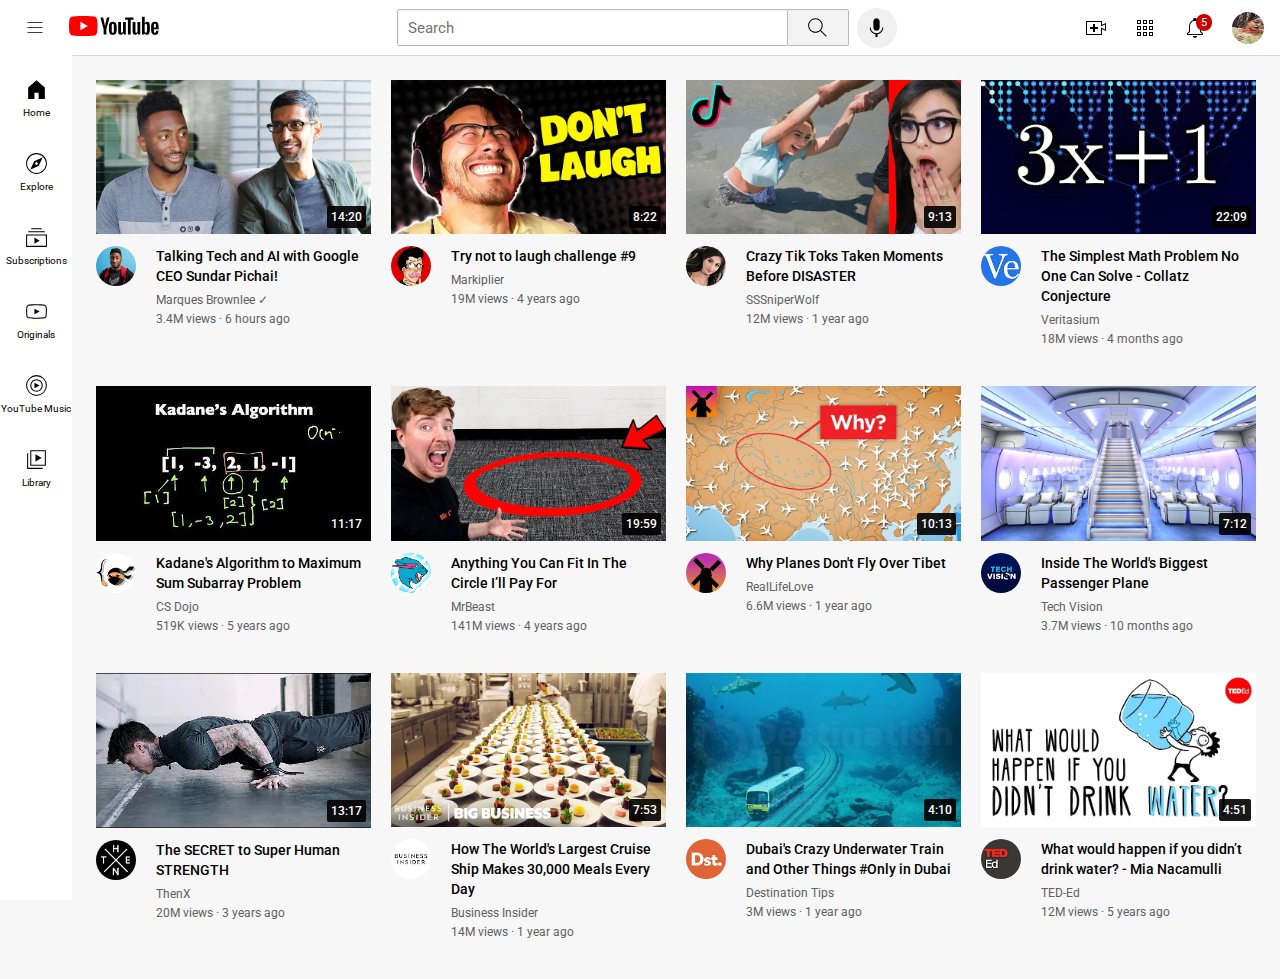
<file: index.html>
<!DOCTYPE html>
<html>
    <head>
        <title>YouTube.com</title>
        <link rel="preconnect" href="https://fonts.googleapis.com">
        <link rel="preconnect" href="https://fonts.gstatic.com" crossorigin>
        <link href="https://fonts.googleapis.com/css2?family=Roboto:wght@400;500;700&display=swap" rel="stylesheet">
        <meta name="viewport" content="width=device-width, initial-scale=1.0">
        
        <link rel="stylesheet" href="styles/general.css">
        <link rel="stylesheet" href="styles/header.css">
        <link rel="stylesheet" href="styles/video.css">
        <link rel="stylesheet" href="styles/sidebar.css">

    </head>
    <body>
        <header class="header">
            <div class="left-section"> 
                <img class="hamburger-menu" src="icons/hamburger-menu.svg">
                <a href="https://www.youtube.com/">
                    <img class="youtube-logo" src="icons/youtube-logo.svg">
                </a>    
            </div>
            <div class="middle-section">
                <input class="search-bar" type="text" placeholder="Search">
                <button class="search-button">
                    <img class="search-icon" src="icons/search.svg">
                    <div class="tooltip">Search</div>
                </button>
                <button class="voice-search-button"> 
                    <img class="voice-search-icon" src="icons/voice-search-icon.svg">
                    <div class="tooltip">Search with your voice</div>
                </button>
            </div>
            <div class="right-section">
                <div class="upload-icon-container">
                    <img class="upload-icon" src="icons/upload.svg">
                    <div class="tooltip">Create</div>
                </div>
                <div class="youtube-apps-icon-container">
                    <img class="youtube-apps-icon" src="icons/youtube-apps.svg">
                    <div class="tooltip">YouTube Apps</div>
                </div>
                <div class="notifications-icon-container">
                    <img class="notifications-icon" src="icons/notifications.svg">
                    <div class="notifications-count">5</div>
                    <div class="tooltip">Notifications</div>
                </div>
                <img class="my-channel-icon" src="icons/WhatsApp Image 2022-10-25 at 23.59.51.jpeg">
            </div>
        </header>

        <nav class="sidebar">
            <div class="sidebar-link">
                <img class="home-icon" src="icons/home.svg">
                <div>Home</div>
            </div>
            <div class="sidebar-link">
                <img class="explore-icon" src="icons/explore.svg">
                <div>Explore</div>
            </div>
            <div class="sidebar-link">
                <img class="subscription-icon" src="icons/subscriptions.svg">
                <div>Subscriptions</div>
            </div>
            <div class="sidebar-link">
                <img class="originals-icon" src="icons/originals.svg">
                <div>Originals</div>
            </div>
            <div class="sidebar-link">
                <img class="yt-music-icon" src="icons/youtube-music.svg">
                <div>YouTube Music</div>
            </div>
            <div class="sidebar-link">
                <img class="library-icon" src="icons/library.svg">
                <div>Library</div>
            </div>
        </nav>

        <main>
            <section class="video-grid">
                <div class="video-preview">
                    <div class="thumbnail-row">
                        <a href="https://youtu.be/n2RNcPRtAiY">
                            <img class="thumbnail" src="thumbnails/thumbnail-1.webp">
                        </a>
                        <div class="video-time">14:20</div>
                    </div>
                    <div class="video-info-grid">
                        <div class="channel-picture">
                            <a href="https://www.youtube.com/c/mkbhd">
                                <img class="channel" src="thumbnails/channel-1.jpeg">
                            </a>
                        </div>
                        <div class="video-info">
                            <p class="video-title">
                                <a style="text-decoration: none;
                                color: black;" href="https://youtu.be/n2RNcPRtAiY">
                                    Talking Tech and AI with Google CEO Sundar Pichai!
                                </a> 
                            <p class="host-title">
                                <a style="text-decoration: none;
                                color: rgb(96,96,96);" href="https://www.youtube.com/c/mkbhd">
                                    Marques Brownlee &#10003;
                                </a>
                            </p> 
                            <p class="view-title">
                                3.4M views &#183; 6 hours ago
                            </p>
                        </div>
                    </div>    
                </div>
                <div class="video-preview">
                    <div class="thumbnail-row">
                        <a href="https://youtu.be/mP0RAo9SKZk">
                            <img class="thumbnail" src="thumbnails/thumbnail-2.webp">
                        </a>        
                        <div class="video-time">8:22</div>            
                    </div>
                    <div class="video-info-grid">
                        <div class="channel-picture">
                            <a href="https://www.youtube.com/c/markiplier">
                                <img class="channel" src="thumbnails/channel-2.jpeg">
                            </a>
                        </div>
                        <div>
                            <p class="video-title">
                                <a style="text-decoration: none;
                                color: black;" href="https://youtu.be/mP0RAo9SKZk">
                                    Try not to laugh challenge #9
                                </a>    
                            <p class="host-title">
                                <a style="text-decoration: none;
                                color: rgb(96,96,96);" href="https://www.youtube.com/c/markiplier">
                                    Markiplier
                                </a>
                            </p> 
                            <p class="view-title">
                                19M views &#183; 4 years ago
                            </p>
                        </div>
                    </div>    
                </div>
                <div class="video-preview">
                    <div class="thumbnail-row">
                        <a href="https://youtu.be/FgjPQQeTh1w">
                            <img class="thumbnail" src="thumbnails/thumbnail-3.webp">
                        </a>
                        <div class="video-time">9:13</div>
                    </div>
                    <div class="video-info-grid">
                        <div class="channel-picture">
                            <a href="https://www.youtube.com/user/SSSniperWolf">
                                <img class="channel" src="thumbnails/channel-3.jpeg">
                            </a>
                        </div>
                        <div>
                            <p class="video-title">
                                <a style="text-decoration: none;
                                color: black;" href="https://youtu.be/FgjPQQeTh1w">
                                    Crazy Tik Toks Taken Moments Before DISASTER
                                </a>
                            <p class="host-title">
                                <a style="text-decoration: none;
                                color: rgb(96,96,96);" href="https://www.youtube.com/user/SSSniperWolf">
                                    SSSniperWolf
                                </a>
                            </p> 
                            <p class="view-title">
                                12M views &#183; 1 year ago
                            </p>
                        </div>
                    </div>    
                </div>
                <div class="video-preview">
                    <div class="thumbnail-row">
                        <a href="https://youtu.be/094y1Z2wpJg">
                            <img class="thumbnail" src="thumbnails/thumbnail-4.webp">
                        </a>
                        <div class="video-time">22:09</div>
                    </div>
                    <div class="video-info-grid">
                        <div class="channel-picture">
                            <a href="https://www.youtube.com/c/veritasium">
                                <img class="channel" src="thumbnails/channel-4.jpeg">
                            </a>
                        </div>
                        <div>
                            <p class="video-title">                        
                                <a style="text-decoration: none;
                                color: black;" href="https://youtu.be/094y1Z2wpJg">
                                    The Simplest Math Problem No One Can Solve - Collatz Conjecture
                                </a>
                            <p class="host-title">
                                <a style="text-decoration: none;
                                color: rgb(96,96,96);" href="https://www.youtube.com/c/veritasium">
                                    Veritasium
                                </a>
                            </p> 
                            <p class="view-title">
                                18M views &#183; 4 months ago
                            </p>
                        </div>
                    </div>    
                </div>
                <div class="video-preview">
                    <div class="thumbnail-row">
                        <a href="https://youtu.be/86CQq3pKSUw">
                            <img class="thumbnail" src="thumbnails/thumbnail-5.webp">
                        </a>
                        <div class="video-time">11:17</div>
                    </div>
                    <div class="video-info-grid">
                        <div class="channel-picture">
                            <a href="https://www.youtube.com/c/CSDojo">
                                <img class="channel" src="thumbnails/channel-5.jpeg">
                            </a>
                        </div>
                        <div class="video-info">
                            <p class="video-title">
                                <a style="text-decoration: none;
                                color: black;" href="https://youtu.be/86CQq3pKSUw">
                                    Kadane's Algorithm to Maximum Sum Subarray Problem
                                </a>
                            <p class="host-title">
                                <a style="text-decoration: none;
                                color: rgb(96,96,96);" href="https://www.youtube.com/c/CSDojo">
                                    CS Dojo
                                </a>
                            </p> 
                            <p class="view-title">
                                519K views &#183; 5 years ago
                            </p>
                        </div>
                    </div>    
                </div>
                <div class="video-preview">
                    <div class="thumbnail-row">
                        <a href="https://youtu.be/yXWw0_UfSFg">
                            <img class="thumbnail" src="thumbnails/thumbnail-6.webp">
                        </a>
                        <div class="video-time">19:59</div>
                    </div>
                    <div class="video-info-grid">
                        <div class="channel-picture">
                            <a href="https://www.youtube.com/channel/UCX6OQ3DkcsbYNE6H8uQQuVA">
                                <img class="channel" src="thumbnails/channel-6.jpeg">
                            </a>
                        </div>
                        <div>
                            <p class="video-title">
                                <a style="text-decoration: none;
                                color: black;" href="https://youtu.be/yXWw0_UfSFg">
                                    Anything You Can Fit In The Circle I’ll Pay For
                                </a>
                            <p class="host-title"> 
                                <a style="text-decoration: none;
                                color: rgb(96,96,96);" href="https://www.youtube.com/channel/UCX6OQ3DkcsbYNE6H8uQQuVA">
                                    MrBeast
                                </a>
                            </p> 
                            <p class="view-title">
                                141M views &#183; 4 years ago
                            </p>
                        </div>
                    </div>    
                </div>
                <div class="video-preview">
                    <div class="thumbnail-row">
                        <a href="https://youtu.be/fNVa1qMbF9Y">
                            <img class="thumbnail" src="thumbnails/thumbnail-7.webp">
                        </a>
                        <div class="video-time">10:13</div>
                    </div>
                    <div class="video-info-grid">
                        <div class="channel-picture">
                            <a href="https://www.youtube.com/channel/UCP5tjEmvPItGyLhmjdwP7Ww">
                                <img class="channel" src="thumbnails/channel-7.jpeg">
                            </a>
                        </div>
                        <div>
                            <p class="video-title">
                                <a style="text-decoration: none;
                                color: black;" href="https://youtu.be/fNVa1qMbF9Y">
                                    Why Planes Don't Fly Over Tibet
                                </a>
                            <p class="host-title">
                                <a style="text-decoration: none;
                                color: rgb(96,96,96);" href="https://www.youtube.com/channel/UCP5tjEmvPItGyLhmjdwP7Ww">
                                    RealLifeLove
                                </a>
                            </p> 
                            <p class="view-title">
                                6.6M views &#183; 1 year ago
                            </p>
                        </div>
                    </div>    
                </div>
                <div class="video-preview">
                    <div class="thumbnail-row">
                        <a href="https://youtu.be/lFm4EM1juls">
                            <img class="thumbnail" src="thumbnails/thumbnail-8.webp">
                        </a>
                        <div class="video-time">7:12</div>
                    </div>
                    <div class="video-info-grid">
                        <div class="channel-picture">
                            <a href="https://www.youtube.com/channel/UCHAK6CyegY22Zj2GWrcaIxg">
                                <img class="channel" src="thumbnails/channel-8.jpeg">
                            </a>
                        </div>
                        <div>
                            <p class="video-title">                        
                                <a style="text-decoration: none;
                                color: black;" href="https://youtu.be/lFm4EM1juls">
                                    Inside The World's Biggest Passenger Plane
                                </a>
                            <p class="host-title">
                                <a style="text-decoration: none;
                                color: rgb(96,96,96);" href="https://www.youtube.com/channel/UCHAK6CyegY22Zj2GWrcaIxg">
                                    Tech Vision
                                </a>
                            </p> 
                            <p class="view-title">
                                3.7M views &#183; 10 months ago
                            </p>
                        </div>
                    </div>    
                </div>
                <div class="video-preview">
                    <div class="thumbnail-row">
                        <a href="https://youtu.be/ixmxOlcrlUc">
                            <img class="thumbnail" src="thumbnails/thumbnail-9.webp">
                        </a>
                        <div class="video-time">13:17</div>
                    </div>
                    <div class="video-info-grid">
                        <div class="channel-picture">
                            <a href="https://www.youtube.com/c/OFFICIALTHENXSTUDIOS">
                                <img class="channel" src="thumbnails/channel-9.jpeg">
                            </a>
                        </div>
                        <div class="video-info">
                            <p class="video-title">
                                <a style="text-decoration: none;
                                color: black;" href="https://youtu.be/ixmxOlcrlUc">
                                    The SECRET to Super Human STRENGTH
                                </a>
                            <p class="host-title">
                                <a style="text-decoration: none;
                                color: rgb(96,96,96);" href="https://www.youtube.com/c/OFFICIALTHENXSTUDIOS">
                                    ThenX
                                </a>
                            </p> 
                            <p class="view-title">
                                20M views &#183; 3 years ago
                            </p>
                        </div>
                    </div>    
                </div>
                <div class="video-preview">
                    <div class="thumbnail-row">
                        <a href="https://youtu.be/R2vXbFp5C9o">
                            <img class="thumbnail" src="thumbnails/thumbnail-10.webp">
                        </a>
                        <div class="video-time">7:53</div>
                    </div>
                    <div class="video-info-grid">
                        <div class="channel-picture">
                            <a href="https://www.youtube.com/user/businessinsider">
                                <img class="channel" src="thumbnails/channel-10.jpeg">
                            </a>
                        </div>
                        <div>
                            <p class="video-title">
                                <a style="text-decoration: none;
                                color: black;" href="https://youtu.be/R2vXbFp5C9o">
                                    How The World's Largest Cruise Ship Makes 30,000 Meals Every Day
                                </a>
                            <p class="host-title"> 
                                <a style="text-decoration: none;
                                color: rgb(96,96,96);" href="https://www.youtube.com/user/businessinsider">
                                    Business Insider
                                </a>
                            </p> 
                            <p class="view-title">
                                14M views &#183; 1 year ago
                            </p>
                        </div>
                    </div>    
                </div>
                <div class="video-preview">
                    <div class="thumbnail-row">
                        <a href="https://youtu.be/0nZuYyXET3s">
                            <img class="thumbnail" src="thumbnails/thumbnail-11.webp">
                        </a>
                        <div class="video-time">4:10</div>
                    </div>
                    <div class="video-info-grid">
                        <div class="channel-picture">
                            <a href="https://www.youtube.com/c/Destinationtips">
                                <img class="channel" src="thumbnails/channel-11.jpeg">
                            </a>
                        </div>
                        <div>
                            <p class="video-title">
                                <a style="text-decoration: none;
                                color: black;" href="https://youtu.be/0nZuYyXET3s">
                                    Dubai's Crazy Underwater Train and Other Things #Only in Dubai
                                </a>
                            <p class="host-title">
                                <a style="text-decoration: none;
                                color: rgb(96,96,96);" href="https://www.youtube.com/c/Destinationtips">
                                    Destination Tips
                                </a>
                            </p> 
                            <p class="view-title">
                                3M views &#183; 1 year ago
                            </p>
                        </div>
                    </div>    
                </div>
                <div class="video-preview">
                    <div class="thumbnail-row">
                        <a href="https://youtu.be/9iMGFqMmUFs">
                            <img class="thumbnail" src="thumbnails/thumbnail-12.webp">
                        </a>
                        <div class="video-time">4:51</div>
                    </div>
                    <div class="video-info-grid">
                        <div class="channel-picture">
                            <a href="https://www.youtube.com/teded">
                                <img class="channel" src="thumbnails/channel-12.jpeg">
                            </a>
                        </div>
                        <div>
                            <p class="video-title">
                                <a style="text-decoration: none;
                                color: black;" href="https://youtu.be/9iMGFqMmUFs">                        
                                    What would happen if you didn’t drink water? - Mia Nacamulli
                                </a>
                            <p class="host-title">
                                <a style="text-decoration: none;
                                color: rgb(96,96,96);" href="https://www.youtube.com/teded">
                                    TED-Ed
                                </a>
                            </p> 
                            <p class="view-title">
                                12M views &#183; 5 years ago
                            </p>
                        </div>
                    </div>    
                </div>            
            <section>
        </main>
    </body>     
</html>
</file>
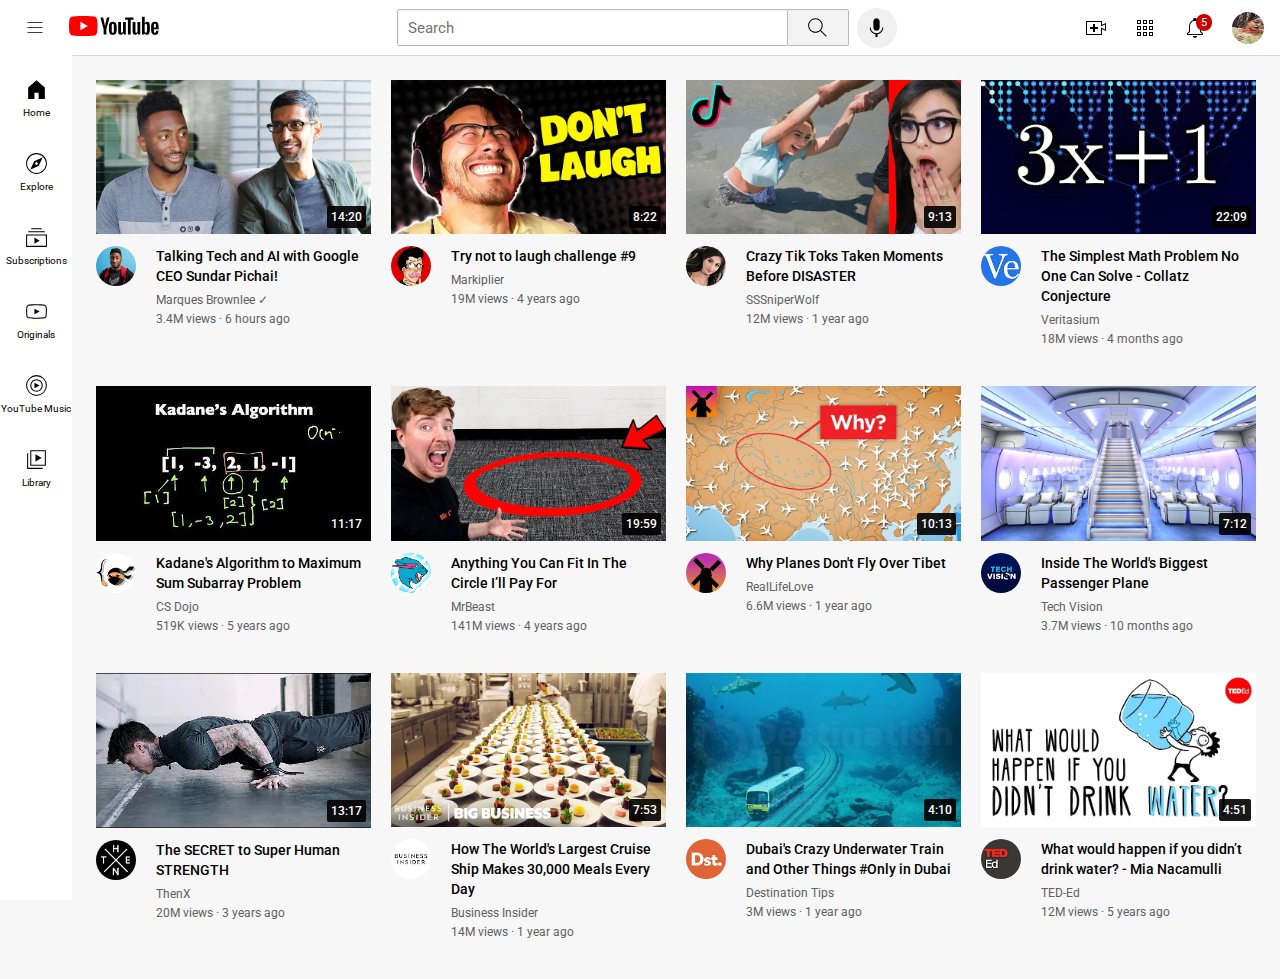
<file: youtube.html>
<!DOCTYPE html>
<html>
    <head>
        <title>YouTube.com</title>
        <link rel="preconnect" href="https://fonts.googleapis.com">
        <link rel="preconnect" href="https://fonts.gstatic.com" crossorigin>
        <link href="https://fonts.googleapis.com/css2?family=Roboto:wght@400;500;700&display=swap" rel="stylesheet">
        
        <link rel="stylesheet" href="styles/general.css">
        <link rel="stylesheet" href="styles/header.css">
        <link rel="stylesheet" href="styles/video.css">
        <link rel="stylesheet" href="styles/sidebar.css">

    </head>
    <body>
        <header class="header">
            <div class="left-section"> 
                <img class="hamburger-menu" src="icons/hamburger-menu.svg">
                <a href="https://www.youtube.com/">
                    <img class="youtube-logo" src="icons/youtube-logo.svg">
                </a>    
            </div>
            <div class="middle-section">
                <input class="search-bar" type="text" placeholder="Search">
                <button class="search-button">
                    <img class="search-icon" src="icons/search.svg">
                    <div class="tooltip">Search</div>
                </button>
                <button class="voice-search-button"> 
                    <img class="voice-search-icon" src="icons/voice-search-icon.svg">
                    <div class="tooltip">Search with your voice</div>
                </button>
            </div>
            <div class="right-section">
                <div class="upload-icon-container">
                    <img class="upload-icon" src="icons/upload.svg">
                    <div class="tooltip">Create</div>
                </div>
                <div class="youtube-apps-icon-container">
                    <img class="youtube-apps-icon" src="icons/youtube-apps.svg">
                    <div class="tooltip">YouTube Apps</div>
                </div>
                <div class="notifications-icon-container">
                    <img class="notifications-icon" src="icons/notifications.svg">
                    <div class="notifications-count">5</div>
                    <div class="tooltip">Notifications</div>
                </div>
                <img class="my-channel-icon" src="icons/WhatsApp Image 2022-10-25 at 23.59.51.jpeg">
            </div>
        </header>

        <nav class="sidebar">
            <div class="sidebar-link">
                <img class="home-icon" src="icons/home.svg">
                <div>Home</div>
            </div>
            <div class="sidebar-link">
                <img class="explore-icon" src="icons/explore.svg">
                <div>Explore</div>
            </div>
            <div class="sidebar-link">
                <img class="subscription-icon" src="icons/subscriptions.svg">
                <div>Subscriptions</div>
            </div>
            <div class="sidebar-link">
                <img class="originals-icon" src="icons/originals.svg">
                <div>Originals</div>
            </div>
            <div class="sidebar-link">
                <img class="yt-music-icon" src="icons/youtube-music.svg">
                <div>YouTube Music</div>
            </div>
            <div class="sidebar-link">
                <img class="library-icon" src="icons/library.svg">
                <div>Library</div>
            </div>
        </nav>

        <main>
            <section class="video-grid">
                <div class="video-preview">
                    <div class="thumbnail-row">
                        <a href="https://youtu.be/n2RNcPRtAiY">
                            <img class="thumbnail" src="thumbnails/thumbnail-1.webp">
                        </a>
                        <div class="video-time">14:20</div>
                    </div>
                    <div class="video-info-grid">
                        <div class="channel-picture">
                            <a href="https://www.youtube.com/c/mkbhd">
                                <img class="channel" src="thumbnails/channel-1.jpeg">
                            </a>
                        </div>
                        <div class="video-info">
                            <p class="video-title">
                                <a style="text-decoration: none;
                                color: black;" href="https://youtu.be/n2RNcPRtAiY">
                                    Talking Tech and AI with Google CEO Sundar Pichai!
                                </a> 
                            <p class="host-title">
                                <a style="text-decoration: none;
                                color: rgb(96,96,96);" href="https://www.youtube.com/c/mkbhd">
                                    Marques Brownlee &#10003;
                                </a>
                            </p> 
                            <p class="view-title">
                                3.4M views &#183; 6 hours ago
                            </p>
                        </div>
                    </div>    
                </div>
                <div class="video-preview">
                    <div class="thumbnail-row">
                        <a href="https://youtu.be/mP0RAo9SKZk">
                            <img class="thumbnail" src="thumbnails/thumbnail-2.webp">
                        </a>        
                        <div class="video-time">8:22</div>            
                    </div>
                    <div class="video-info-grid">
                        <div class="channel-picture">
                            <a href="https://www.youtube.com/c/markiplier">
                                <img class="channel" src="thumbnails/channel-2.jpeg">
                            </a>
                        </div>
                        <div>
                            <p class="video-title">
                                <a style="text-decoration: none;
                                color: black;" href="https://youtu.be/mP0RAo9SKZk">
                                    Try not to laugh challenge #9
                                </a>    
                            <p class="host-title">
                                <a style="text-decoration: none;
                                color: rgb(96,96,96);" href="https://www.youtube.com/c/markiplier">
                                    Markiplier
                                </a>
                            </p> 
                            <p class="view-title">
                                19M views &#183; 4 years ago
                            </p>
                        </div>
                    </div>    
                </div>
                <div class="video-preview">
                    <div class="thumbnail-row">
                        <a href="https://youtu.be/FgjPQQeTh1w">
                            <img class="thumbnail" src="thumbnails/thumbnail-3.webp">
                        </a>
                        <div class="video-time">9:13</div>
                    </div>
                    <div class="video-info-grid">
                        <div class="channel-picture">
                            <a href="https://www.youtube.com/user/SSSniperWolf">
                                <img class="channel" src="thumbnails/channel-3.jpeg">
                            </a>
                        </div>
                        <div>
                            <p class="video-title">
                                <a style="text-decoration: none;
                                color: black;" href="https://youtu.be/FgjPQQeTh1w">
                                    Crazy Tik Toks Taken Moments Before DISASTER
                                </a>
                            <p class="host-title">
                                <a style="text-decoration: none;
                                color: rgb(96,96,96);" href="https://www.youtube.com/user/SSSniperWolf">
                                    SSSniperWolf
                                </a>
                            </p> 
                            <p class="view-title">
                                12M views &#183; 1 year ago
                            </p>
                        </div>
                    </div>    
                </div>
                <div class="video-preview">
                    <div class="thumbnail-row">
                        <a href="https://youtu.be/094y1Z2wpJg">
                            <img class="thumbnail" src="thumbnails/thumbnail-4.webp">
                        </a>
                        <div class="video-time">22:09</div>
                    </div>
                    <div class="video-info-grid">
                        <div class="channel-picture">
                            <a href="https://www.youtube.com/c/veritasium">
                                <img class="channel" src="thumbnails/channel-4.jpeg">
                            </a>
                        </div>
                        <div>
                            <p class="video-title">                        
                                <a style="text-decoration: none;
                                color: black;" href="https://youtu.be/094y1Z2wpJg">
                                    The Simplest Math Problem No One Can Solve - Collatz Conjecture
                                </a>
                            <p class="host-title">
                                <a style="text-decoration: none;
                                color: rgb(96,96,96);" href="https://www.youtube.com/c/veritasium">
                                    Veritasium
                                </a>
                            </p> 
                            <p class="view-title">
                                18M views &#183; 4 months ago
                            </p>
                        </div>
                    </div>    
                </div>
                <div class="video-preview">
                    <div class="thumbnail-row">
                        <a href="https://youtu.be/86CQq3pKSUw">
                            <img class="thumbnail" src="thumbnails/thumbnail-5.webp">
                        </a>
                        <div class="video-time">11:17</div>
                    </div>
                    <div class="video-info-grid">
                        <div class="channel-picture">
                            <a href="https://www.youtube.com/c/CSDojo">
                                <img class="channel" src="thumbnails/channel-5.jpeg">
                            </a>
                        </div>
                        <div class="video-info">
                            <p class="video-title">
                                <a style="text-decoration: none;
                                color: black;" href="https://youtu.be/86CQq3pKSUw">
                                    Kadane's Algorithm to Maximum Sum Subarray Problem
                                </a>
                            <p class="host-title">
                                <a style="text-decoration: none;
                                color: rgb(96,96,96);" href="https://www.youtube.com/c/CSDojo">
                                    CS Dojo
                                </a>
                            </p> 
                            <p class="view-title">
                                519K views &#183; 5 years ago
                            </p>
                        </div>
                    </div>    
                </div>
                <div class="video-preview">
                    <div class="thumbnail-row">
                        <a href="https://youtu.be/yXWw0_UfSFg">
                            <img class="thumbnail" src="thumbnails/thumbnail-6.webp">
                        </a>
                        <div class="video-time">19:59</div>
                    </div>
                    <div class="video-info-grid">
                        <div class="channel-picture">
                            <a href="https://www.youtube.com/channel/UCX6OQ3DkcsbYNE6H8uQQuVA">
                                <img class="channel" src="thumbnails/channel-6.jpeg">
                            </a>
                        </div>
                        <div>
                            <p class="video-title">
                                <a style="text-decoration: none;
                                color: black;" href="https://youtu.be/yXWw0_UfSFg">
                                    Anything You Can Fit In The Circle I’ll Pay For
                                </a>
                            <p class="host-title"> 
                                <a style="text-decoration: none;
                                color: rgb(96,96,96);" href="https://www.youtube.com/channel/UCX6OQ3DkcsbYNE6H8uQQuVA">
                                    MrBeast
                                </a>
                            </p> 
                            <p class="view-title">
                                141M views &#183; 4 years ago
                            </p>
                        </div>
                    </div>    
                </div>
                <div class="video-preview">
                    <div class="thumbnail-row">
                        <a href="https://youtu.be/fNVa1qMbF9Y">
                            <img class="thumbnail" src="thumbnails/thumbnail-7.webp">
                        </a>
                        <div class="video-time">10:13</div>
                    </div>
                    <div class="video-info-grid">
                        <div class="channel-picture">
                            <a href="https://www.youtube.com/channel/UCP5tjEmvPItGyLhmjdwP7Ww">
                                <img class="channel" src="thumbnails/channel-7.jpeg">
                            </a>
                        </div>
                        <div>
                            <p class="video-title">
                                <a style="text-decoration: none;
                                color: black;" href="https://youtu.be/fNVa1qMbF9Y">
                                    Why Planes Don't Fly Over Tibet
                                </a>
                            <p class="host-title">
                                <a style="text-decoration: none;
                                color: rgb(96,96,96);" href="https://www.youtube.com/channel/UCP5tjEmvPItGyLhmjdwP7Ww">
                                    RealLifeLove
                                </a>
                            </p> 
                            <p class="view-title">
                                6.6M views &#183; 1 year ago
                            </p>
                        </div>
                    </div>    
                </div>
                <div class="video-preview">
                    <div class="thumbnail-row">
                        <a href="https://youtu.be/lFm4EM1juls">
                            <img class="thumbnail" src="thumbnails/thumbnail-8.webp">
                        </a>
                        <div class="video-time">7:12</div>
                    </div>
                    <div class="video-info-grid">
                        <div class="channel-picture">
                            <a href="https://www.youtube.com/channel/UCHAK6CyegY22Zj2GWrcaIxg">
                                <img class="channel" src="thumbnails/channel-8.jpeg">
                            </a>
                        </div>
                        <div>
                            <p class="video-title">                        
                                <a style="text-decoration: none;
                                color: black;" href="https://youtu.be/lFm4EM1juls">
                                    Inside The World's Biggest Passenger Plane
                                </a>
                            <p class="host-title">
                                <a style="text-decoration: none;
                                color: rgb(96,96,96);" href="https://www.youtube.com/channel/UCHAK6CyegY22Zj2GWrcaIxg">
                                    Tech Vision
                                </a>
                            </p> 
                            <p class="view-title">
                                3.7M views &#183; 10 months ago
                            </p>
                        </div>
                    </div>    
                </div>
                <div class="video-preview">
                    <div class="thumbnail-row">
                        <a href="https://youtu.be/ixmxOlcrlUc">
                            <img class="thumbnail" src="thumbnails/thumbnail-9.webp">
                        </a>
                        <div class="video-time">13:17</div>
                    </div>
                    <div class="video-info-grid">
                        <div class="channel-picture">
                            <a href="https://www.youtube.com/c/OFFICIALTHENXSTUDIOS">
                                <img class="channel" src="thumbnails/channel-9.jpeg">
                            </a>
                        </div>
                        <div class="video-info">
                            <p class="video-title">
                                <a style="text-decoration: none;
                                color: black;" href="https://youtu.be/ixmxOlcrlUc">
                                    The SECRET to Super Human STRENGTH
                                </a>
                            <p class="host-title">
                                <a style="text-decoration: none;
                                color: rgb(96,96,96);" href="https://www.youtube.com/c/OFFICIALTHENXSTUDIOS">
                                    ThenX
                                </a>
                            </p> 
                            <p class="view-title">
                                20M views &#183; 3 years ago
                            </p>
                        </div>
                    </div>    
                </div>
                <div class="video-preview">
                    <div class="thumbnail-row">
                        <a href="https://youtu.be/R2vXbFp5C9o">
                            <img class="thumbnail" src="thumbnails/thumbnail-10.webp">
                        </a>
                        <div class="video-time">7:53</div>
                    </div>
                    <div class="video-info-grid">
                        <div class="channel-picture">
                            <a href="https://www.youtube.com/user/businessinsider">
                                <img class="channel" src="thumbnails/channel-10.jpeg">
                            </a>
                        </div>
                        <div>
                            <p class="video-title">
                                <a style="text-decoration: none;
                                color: black;" href="https://youtu.be/R2vXbFp5C9o">
                                    How The World's Largest Cruise Ship Makes 30,000 Meals Every Day
                                </a>
                            <p class="host-title"> 
                                <a style="text-decoration: none;
                                color: rgb(96,96,96);" href="https://www.youtube.com/user/businessinsider">
                                    Business Insider
                                </a>
                            </p> 
                            <p class="view-title">
                                14M views &#183; 1 year ago
                            </p>
                        </div>
                    </div>    
                </div>
                <div class="video-preview">
                    <div class="thumbnail-row">
                        <a href="https://youtu.be/0nZuYyXET3s">
                            <img class="thumbnail" src="thumbnails/thumbnail-11.webp">
                        </a>
                        <div class="video-time">4:10</div>
                    </div>
                    <div class="video-info-grid">
                        <div class="channel-picture">
                            <a href="https://www.youtube.com/c/Destinationtips">
                                <img class="channel" src="thumbnails/channel-11.jpeg">
                            </a>
                        </div>
                        <div>
                            <p class="video-title">
                                <a style="text-decoration: none;
                                color: black;" href="https://youtu.be/0nZuYyXET3s">
                                    Dubai's Crazy Underwater Train and Other Things #Only in Dubai
                                </a>
                            <p class="host-title">
                                <a style="text-decoration: none;
                                color: rgb(96,96,96);" href="https://www.youtube.com/c/Destinationtips">
                                    Destination Tips
                                </a>
                            </p> 
                            <p class="view-title">
                                3M views &#183; 1 year ago
                            </p>
                        </div>
                    </div>    
                </div>
                <div class="video-preview">
                    <div class="thumbnail-row">
                        <a href="https://youtu.be/9iMGFqMmUFs">
                            <img class="thumbnail" src="thumbnails/thumbnail-12.webp">
                        </a>
                        <div class="video-time">4:51</div>
                    </div>
                    <div class="video-info-grid">
                        <div class="channel-picture">
                            <a href="https://www.youtube.com/teded">
                                <img class="channel" src="thumbnails/channel-12.jpeg">
                            </a>
                        </div>
                        <div>
                            <p class="video-title">
                                <a style="text-decoration: none;
                                color: black;" href="https://youtu.be/9iMGFqMmUFs">                        
                                    What would happen if you didn’t drink water? - Mia Nacamulli
                                </a>
                            <p class="host-title">
                                <a style="text-decoration: none;
                                color: rgb(96,96,96);" href="https://www.youtube.com/teded">
                                    TED-Ed
                                </a>
                            </p> 
                            <p class="view-title">
                                12M views &#183; 5 years ago
                            </p>
                        </div>
                    </div>    
                </div>            
            <section>
        </main>
    </body>     
</html>
</file>
<file: styles/general.css>
p{
    font-family: Roboto, Arial;
    margin-top: 0;
    margin-bottom: 0;
}

body{
    margin: 0px;

    padding-top: 80px;
    padding-left: 96px;
    padding-right: 24px;
    background-color: rgb(247, 247, 247);
}
</file>
<file: styles/header.css>
.header{
    height: 55px;

    display: flex;
    flex-direction: row;
    justify-content: space-between;

    z-index: 100;

    position: fixed;
    top: 0;
    left: 0;
    right: 0;
    
    background-color: white;

    border-bottom-width: 1px;
    border-bottom-style: solid;
    border-bottom-color: rgb(218, 218, 218);
}


.left-section{
    align-items: center;

    display: flex;
}

.hamburger-menu{
    height: 20px;
    margin-left: 25px;
    margin-right: 24px;
    cursor: pointer;
}

.youtube-logo{
    height: 20px;
    cursor: pointer;
}

.right-section{
    width: 180px;
    margin-right: 16px;

    display: flex;
    align-items: center;
    justify-content: space-between;
    flex-shrink: 0;
}

.upload-icon{
    height: 24px;
    cursor: pointer;
}

.youtube-apps-icon{
    height: 24px;
    cursor: pointer;
}

.notifications-icon{
    height: 24px;
    cursor: pointer;
}

.notifications-icon-container{
    position: relative;
}

.notifications-count{
    position: absolute;
    top: -2px;
    right: -5px;

    background-color: rgb(200, 0, 0);
    color: white;
    font-family: Roboto, Arial;
    font-size: 11px;

    padding-left: 5px;
    padding-right: 5px;
    padding-top: 2px;
    padding-bottom: 2px;

    border-radius: 15px;
    border: none;
}

.my-channel-icon{
    height: 32px;
    width: 32px;
    border-radius: 20px;
    cursor: pointer;
}

.middle-section{
    display: flex;
    flex-direction: row;
    flex: 1;
    align-items: center;

    
    margin-left: 100px;
    margin-right: 50px;
    max-width: 500px;
}

.search-bar{
    flex: 1;
    height: 33px;
    padding-left: 10px;
    font-size: 15px;
    border-color: rgb(184, 184, 184);
    border-style: solid;
    border-width: 1px;
    border-radius: 2px;
    box-shadow: inset 1px 1px 2px rgb(0, 0, 0, 0.05);
    width: 0;
}

.search-bar::placeholder{
    font-family: Roboto, Arial;
    font-size: 15px;
    margin-left: 5px;
}

.search-icon{
    height: 25px;
}

.search-button{
    width: 62px;
    height: 37px;
    background-color: rgb(243, 243, 243);
    border-style: solid;
    border-width: 1px;
    border-color: rgb(184, 184, 184);
    border-radius: 2px;
    margin-right: 8px;
    margin-left: -1px;
    cursor: pointer;
}

.search-button:hover{
    background-color: rgb(230, 230, 230);
}

.voice-search-icon{
    height: 25px;
}

.voice-search-button{
    width: 40px;
    height: 40px;
    border-radius: 25px;
    border: none;
    background-color: rgb(240, 240, 240);
    cursor: pointer;
}

.search-button,
.voice-search-button,
.upload-icon-container,
.youtube-apps-icon-container,
.notifications-icon-container{
    display: flex;
    justify-content: center;
    align-items: center;
}

.search-button .tooltip,
.voice-search-button .tooltip,
.upload-icon-container .tooltip,
.youtube-apps-icon-container .tooltip,
.notifications-icon-container .tooltip{
    position: absolute;
    background-color: rgb(121, 121, 121);
    color: white;
    font-size: 12px;
    font-family: Roboto, Arial;

    padding-top: 8px;
    padding-bottom: 8px;
    padding-left: 4px;
    padding-right: 4px;
    border-radius: 2px;
    bottom: -30px;
    opacity: 0;
    transition: opacity 0.15s;
    pointer-events: none;
    white-space: nowrap;
}

.search-button:hover .tooltip,
.voice-search-button:hover .tooltip,
.upload-icon-container:hover .tooltip,
.youtube-apps-icon-container:hover .tooltip,
.notifications-icon-container:hover .tooltip{
    opacity: 1;
}
</file>
<file: styles/video.css>
.thumbnail{
    width: 100%;
}


.channel{
    width: 40px;
    border-radius: 50px;
}

.channel-picture{
    vertical-align: top;
}

.video-title{
    margin-top: 0px;
    font-size: 14px;
    font-weight: 500;
    line-height: 20px;
    margin-bottom: 7px;
}

.video-info{
    margin-top: 0px;
}

.thumbnail-row{
    margin-bottom: 8px;

    position: relative;
}

.host-title{
    margin-bottom: 5px;
}

.host-title,
.view-title{
    color: rgb(96,96,96);
    font-size: 12px;
}

.video-info-grid{
    display: grid;
    grid-template-columns: 40px 1fr;
    column-gap: 20px;
    row-gap: 40px;
}

.video-grid{
    display: grid;
    grid-template-columns: 1fr 1fr 1fr 1fr;
    column-gap: 20px;
    row-gap: 40px;
}

@media (max-width: 750px) {
   .video-grid{
    grid-template-columns: 1fr 1fr;
   } 
}

@media (min-width: 751px) and (max-width: 999px){
    .video-grid{
        grid-template-columns: 1fr 1fr 1fr;
    }
}

@media (min-width: 1000px){
    .video-grid{
        grid-template-columns: 1fr 1fr 1fr 1fr;
    }
}

.video-time{
    font-family: Roboto, Arial;
    font-size: 12px;
    font-weight: 500;
    padding-left: 4px;
   padding: 4px;

    background-color: rgb(0, 0, 0, 0.9);
    border: none;
    border-radius: 2px;
    color: white;

    position: absolute;
    bottom: 10px;
    right: 5px;
}
</file>
<file: styles/sidebar.css>
.sidebar{
    position: fixed;
    left: 0;
    bottom: 0;
    top: 55px;
    background-color: white;
    width: 72px;
    z-index: 200;
    padding-top: 5px;
}

.sidebar-link{
    background-color: white;
    height: 74px;


    display: flex;
    justify-content: center;
    align-items: center;
    flex-direction: column;
}

.sidebar-link div{
    font-family: Roboto, Arial;
    font-size: 10px;
}

.sidebar-link:hover{
    background-color: lightgray;
    cursor: pointer;
}

.sidebar-link img{
    height: 25px;
    width: 25px;
    margin-bottom: 5px;
}
</file>
